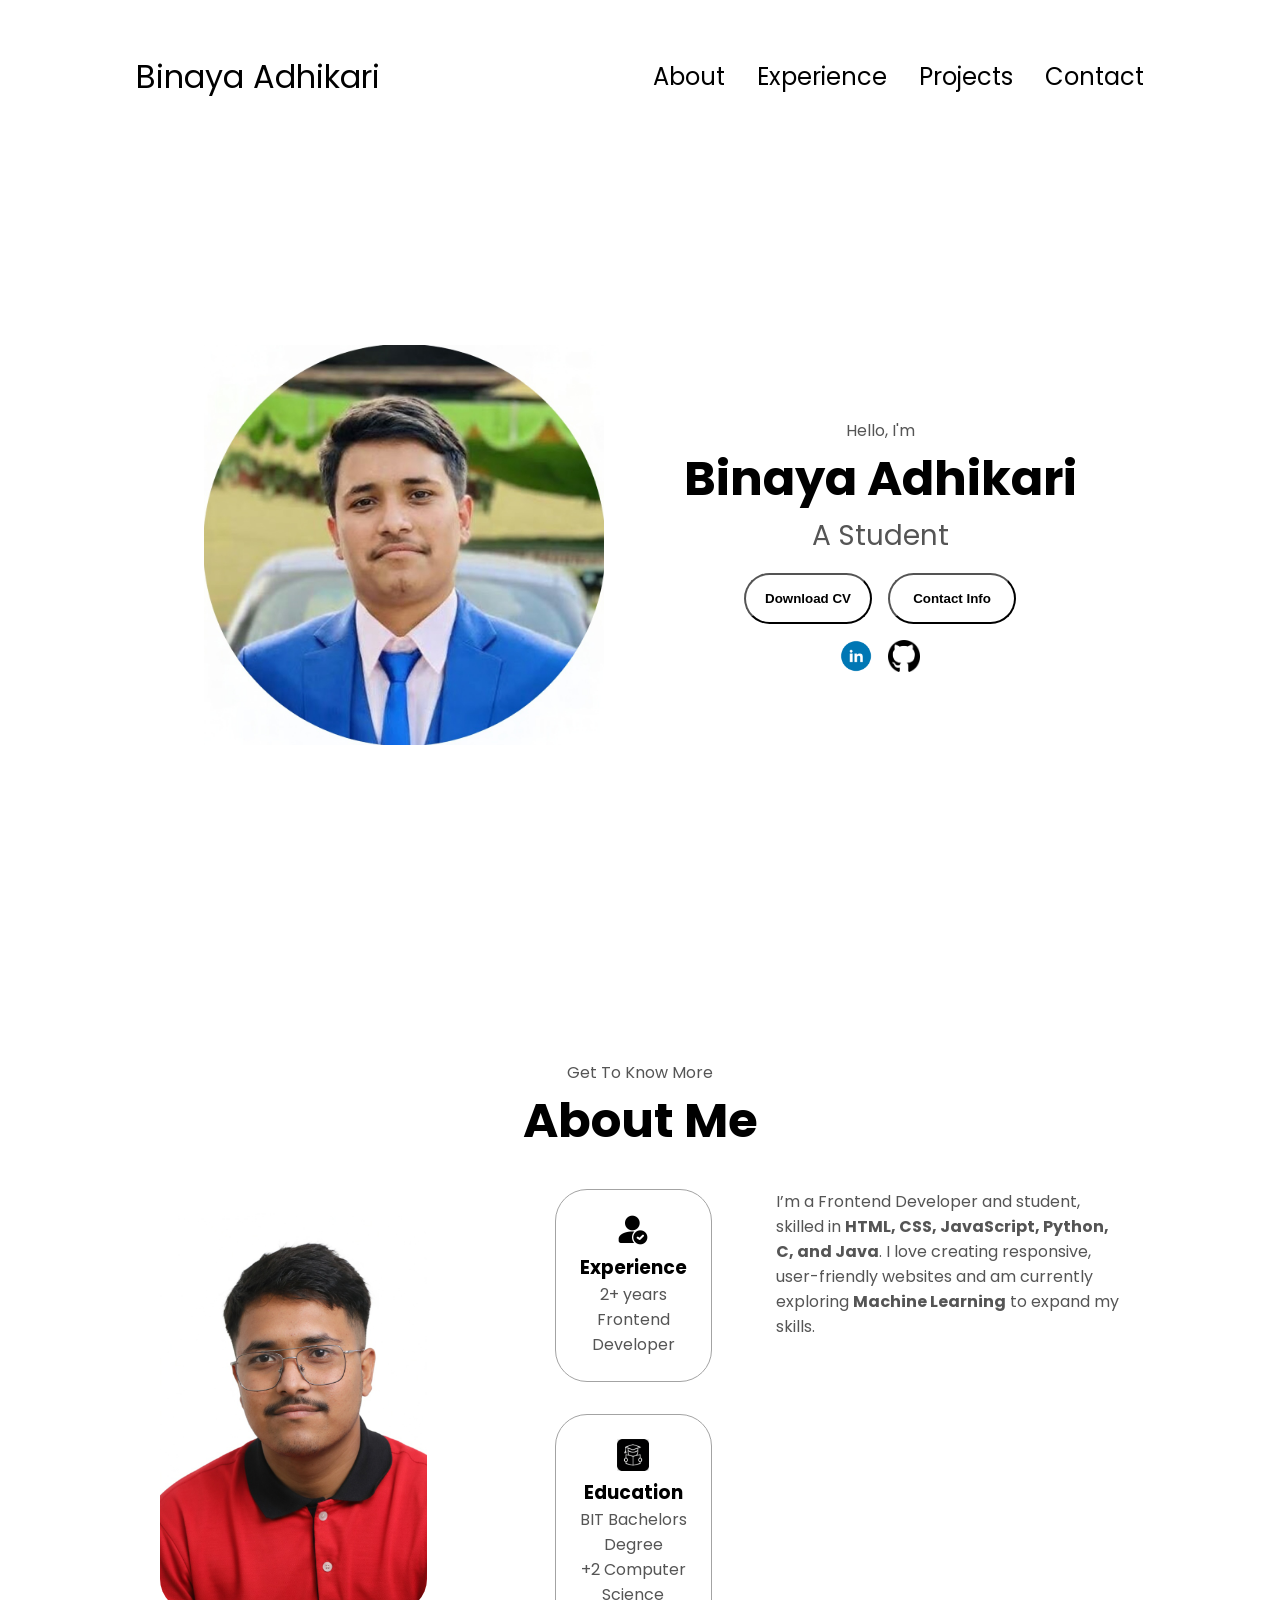
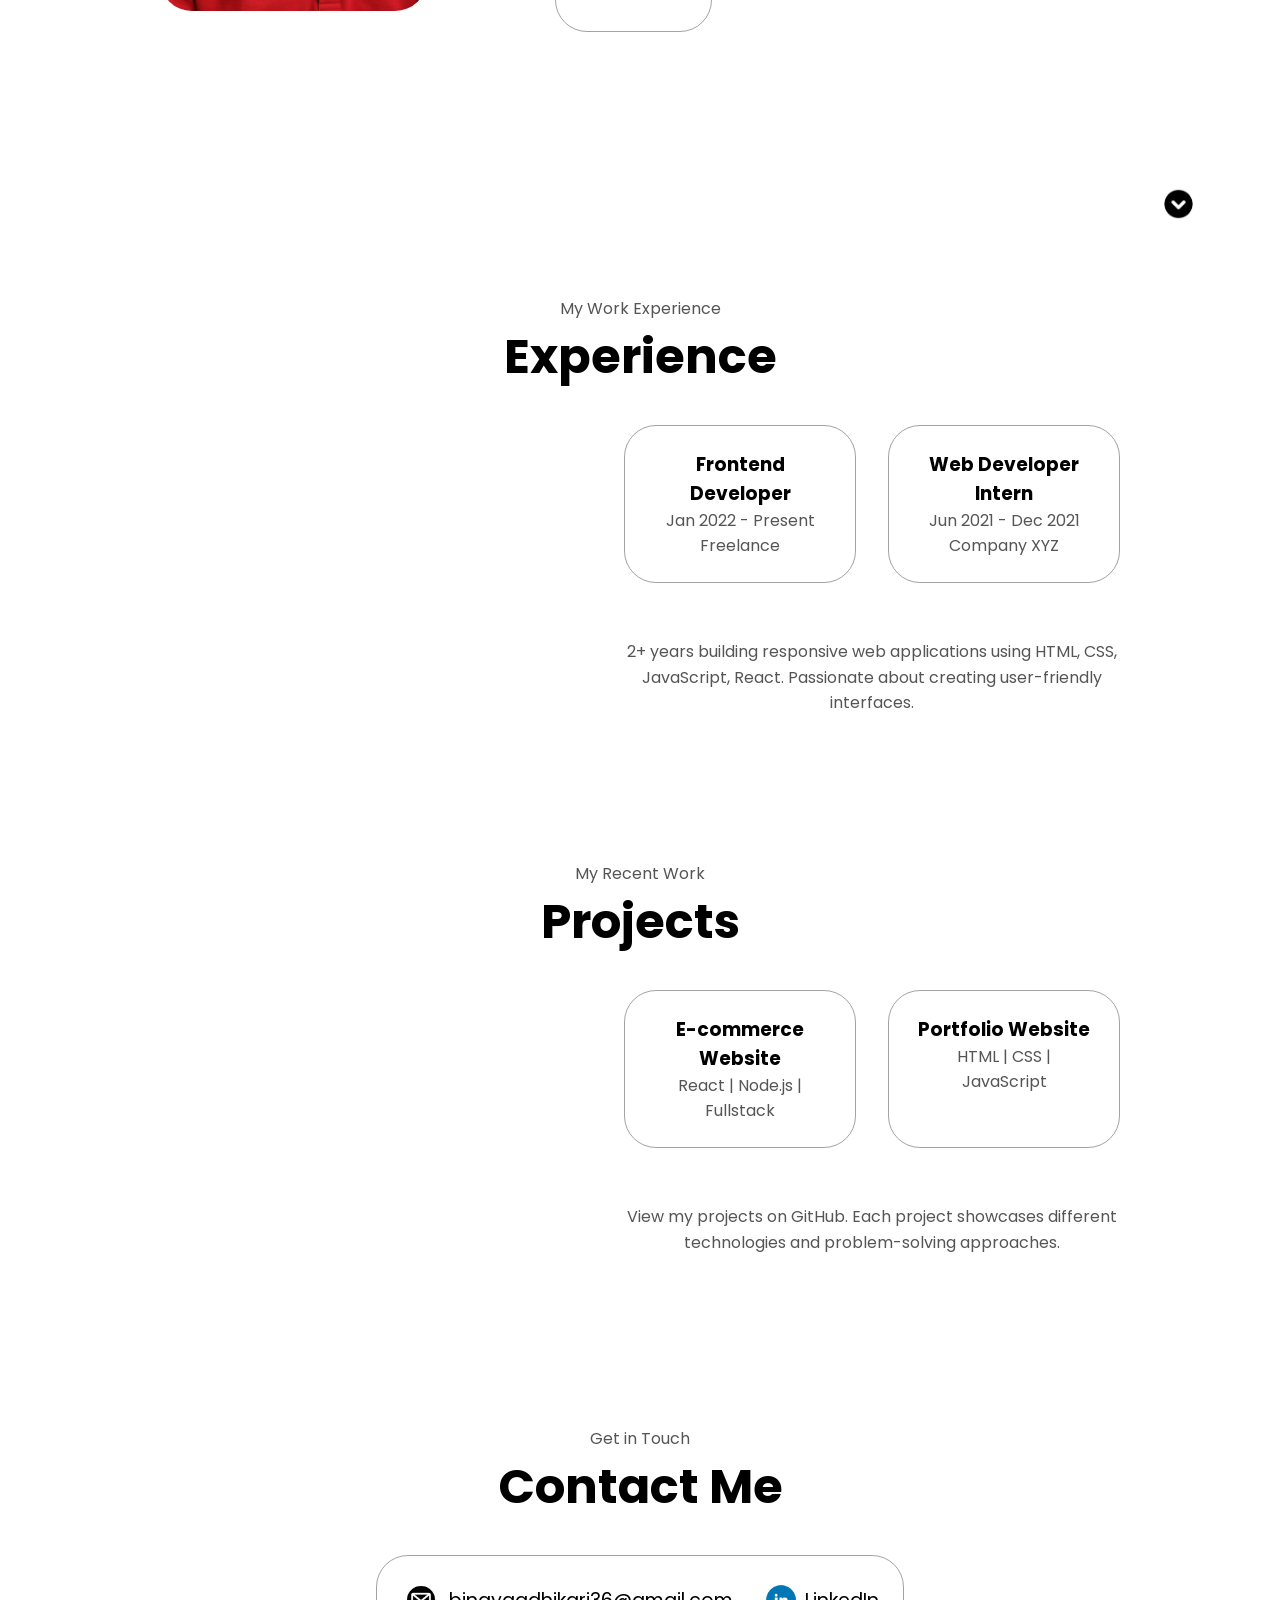
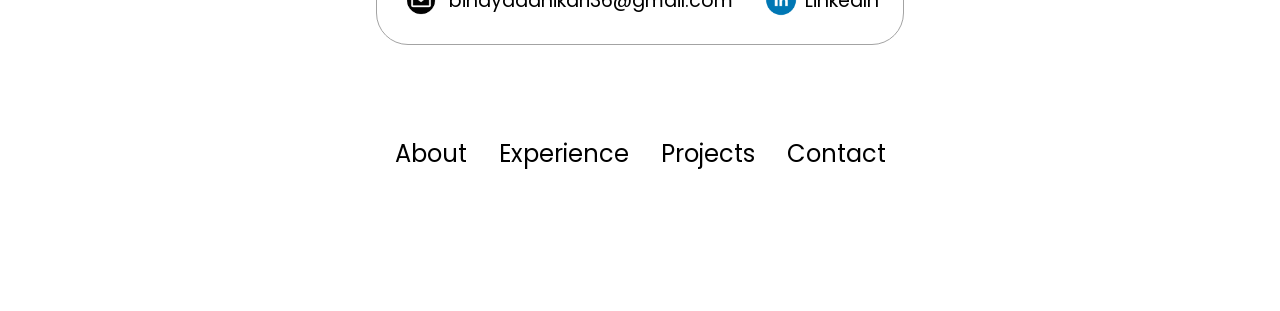
<file: index.html>
<!DOCTYPE html>
<!-- START: Document Head -->
<html lang="en">
<head>
    <meta charset="UTF-8">
    <meta name="viewport" content="width=device-width, initial-scale=1.0">
    <title>portfolio</title>
    <link rel="stylesheet" href="portfolio.css">
    <link rel="stylesheet" href="mediaquaries.css">
</head>
<!-- END: Document Head -->

<!-- START: Navigation Section -->
<body>
    <nav id="desktop-nav">
<div class="logo">Binaya Adhikari</div>
<div>
    <ul class="nav-links">
        <li><a href="#about">About</a></li>
        <li><a href="#experience">Experience</a></li>
        <li><a href="#projects">Projects</a></li>
        <li><a href="#contact">Contact</a></li>
    </ul>
</div>
    </nav>
    <nav id="hamburger-nav">
        <div class="logo">Binaya Adhikari</div>
        <div class="hamburger-menu">
            <div class="hamburger-icon" onclick="toggleMenu()">
                <span></span>
                <span></span>
                <span></span>
            </div>
            <div class="menu-links">
        <li><a href="#about" onclick="toggleMenu()">About</a></li>
        <li><a href="#experience" onclick="toggleMenu()">Experience</a></li>
        <li><a href="#projects" onclick="toggleMenu()">Projects</a></li>
        <li><a href="#contact" onclick="toggleMenu()">Contact</a></li>
            </div>
        </div>
    </nav>
<!-- END: Navigation Section -->

<!-- START: Profile/Hero Section -->
    <section id="profile">
        <div class="section__pic-container">
            <img src="assets/profilepicture.jpeg" alt="Binaya adhikari profile picture">
        </div>
        <div class="section__text">
            <p class="section__text__p1">Hello, I'm</p>
            <h1 class="title">Binaya Adhikari </h1>
            <p class="section__text__p2">A Student</p>
            <div class="btn-container">
                <button 
                class="btn btn-color-2"
                onclick="window.open('./Pdf/Cv.pdf')"
                >
                Download CV</button>
                <button 
                class="btn btn-color-1"
                onclick="location.href='./#contact'">
                Contact Info
            </button>
            </div>
            <div id="socials-container">
                <img src="assets/linkedinlogo.jpeg" 
                alt="My linkedin profile"
                class="icon" 
onclick="location.href='https://www.linkedin.com/in/binaya-adhikari-322a36301?utm_source=share_via&utm_content=profile&utm_medium=member_android'"
                />
                   <img src="assets/githublogo.jpeg" 
                   alt="My Github profile"
                class="icon" 
onclick="location.href='https://github.com/BinayaDev'"
                />
            </div>
        </div>
    </section>
<!-- END: Profile/Hero Section -->

<!-- START: About Section -->
    <section id="about">
        <p class="section__text__p1">Get To Know More</p>
        <h1 class="title">About Me</h1>
        <div class="section-container">
            <div class="section__pic-container">
             <img src="assets/picture2.jpeg"
              alt="profile picture"
              class="about-pic"
              />
              </div>
        <div class="about-details-container">
        </div>

            <div class="about-containers">

                <div class="details-container">
                    <img src="assets/experience icon.jpg" 
                    alt="Experience icon"
                    class="icon"
                    />
                    <h3>Experience</h3>
                    <p>2+ years <br />Frontend Developer</p>
                </div>
<div class="details-container">
    <img src="assets/education icon.jpg" alt="Education icon" class="icon"/>
    <h3>Education</h3>
    <p>BIT Bachelors Degree <br />+2 Computer Science</p>
</div>
                </div>
                <div class="text-container">
                    <p>
                        I’m a Frontend Developer and student, skilled in <strong>HTML, CSS, JavaScript, Python, C, and Java</strong>. I love creating responsive, user-friendly websites and am currently exploring <strong>Machine Learning</strong> to expand my skills.
                    </p>
                </div>
            </div>
        </div>
       <img src="assets/arrow icon.jpg" 
       alt="Arrow icon"
       class="icon arrow"
       onclick="location.href='./#experience'"
       />
    </section>
<!-- END: About Section -->

<!-- START: Experience Section -->
    <section id="experience">
        <p class="section__text__p1">My Work Experience</p>
        <h1 class="title">Experience</h1>
        <div class="section-container">
            <div class="section__pic-container">
                <!--need to add experience-->
                <div class="about-pic-placeholder"></div>
            </div>
            <div class="about-details-container">
                <div class="about-containers">
                    <div class="details-container">
                        <h3>Frontend Developer</h3>
                        <p>Jan 2022 - Present<br>Freelance</p>
                    </div>
                    <div class="details-container">
                        <h3>Web Developer Intern</h3>
                        <p>Jun 2021 - Dec 2021<br>Company XYZ</p>
                    </div>
                </div>
                <div class="text-container">
                    <p>2+ years building responsive web applications using HTML, CSS, JavaScript, React. Passionate about creating user-friendly interfaces.</p>
                </div>
            </div>
        </div>
        <img src="assets/arrow icon.jpg" 
             alt="Arrow icon"
             class="icon arrow"
             onclick="location.href='./#projects'"/>
    </section>
<!-- END: Experience Section -->

<!-- START: Projects Section -->
    <section id="projects">
        <p class="section__text__p1">My Recent Work</p>
        <h1 class="title">Projects</h1>
        <div class="section-container">
            <div class="section__pic-container">
                <!-- need to add projects -->
                <div class="about-pic-placeholder"></div>
            </div>
            <div class="about-details-container">
                <div class="about-containers">
                    <div class="details-container">
                        <h3>E-commerce Website</h3>
                        <p>React | Node.js | Fullstack</p>
                    </div>
                    <div class="details-container">
                        <h3>Portfolio Website</h3>
                        <p>HTML | CSS | JavaScript</p>
                    </div>
                </div>
                <div class="text-container">
                    <p>View my projects on GitHub. Each project showcases different technologies and problem-solving approaches.</p>
                </div>
            </div>
        </div>
        <img src="assets/arrow icon.jpg" 
             alt="Arrow icon"
             class="icon arrow"
             onclick="location.href='./#contact'"/>
    </section>
<!-- END: Projects Section -->

<!-- START: Contact Section -->
    <section id="contact">
<p class="section__text__p1">Get in Touch</p>
      <h1 class="title">Contact Me</h1>
      <div class="contact-info-upper-container">
        <div class="contact-info-container">
          <img
            src="assets/email icon.jpg"
            alt="Email icon"
            class="icon contact-icon email-icon"
          />
          <p><a href="mailto:binaya36@gmail.com">binayaadhikari36@gmail.com</a></p>
        </div>
        <div class="contact-info-container">
          <img
            src="assets/linkedinlogo.jpeg"
            alt="LinkedIn icon"
            class="icon contact-icon"
          />
          <p><a href="https://www.linkedin.com/in/binaya-adhikari-322a36301?utm_source=share_via&utm_content=profile&utm_medium=member_android'">LinkedIn</a></p>
        </div>
      </div>
    </section>
<!-- END: Contact Section -->

<!-- START: Footer Section -->
    <footer>
      <nav>
        <div class="nav-links-container">
          <ul class="nav-links">
            <li><a href="#about">About</a></li>
            <li><a href="#experience">Experience</a></li>
            <li><a href="#projects">Projects</a></li>
            <li><a href="#contact">Contact</a></li>
          </ul>
        </div>
      </nav>
    </footer>
<!-- END: Footer Section -->

<!-- START: Scripts -->
    <script src="portfolio.js"></script>
<!-- END: Scripts -->
</body>
</html>
</file>
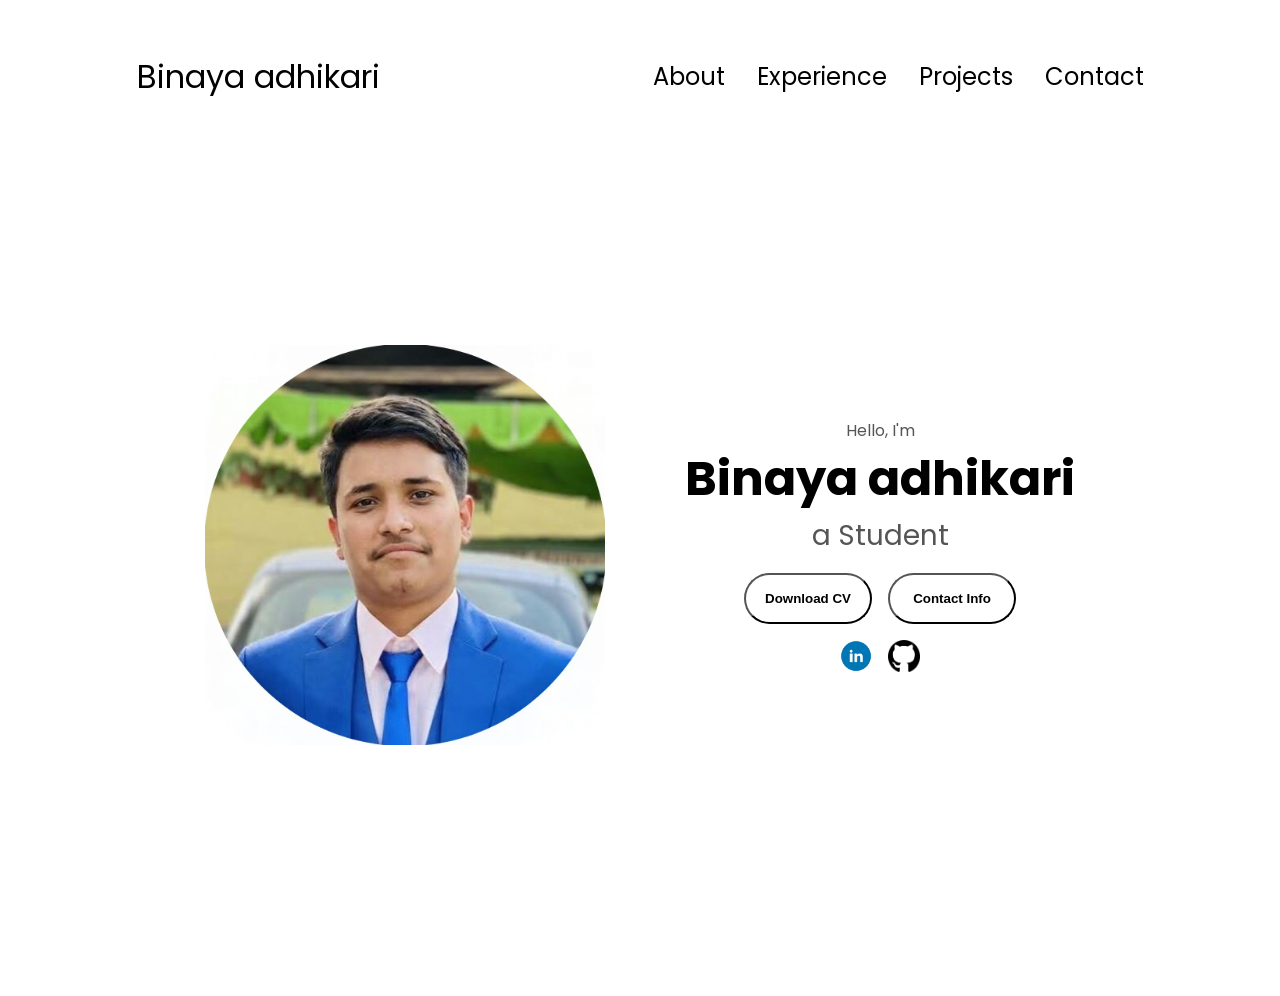
<file: portfolio.html>
<!DOCTYPE html>
<html lang="en">
<head>
    <meta charset="UTF-8">
    <meta name="viewport" content="width=device-width, initial-scale=1.0">
    <title>portfolio</title>
    <link rel="stylesheet" href="portfolio.css">
    <link rel="stylesheet" href="mediaquaries.css">
</head>
<body>
    <nav id="desktop-nav">
<div class="logo">Binaya adhikari</div>
<div>
    <ul class="nav-links">
        <li><a href="#about">About</a></li>
        <li><a href="#experience">Experience</a></li>
        <li><a href="#projects">Projects</a></li>
        <li><a href="#contact">Contact</a></li>
    </ul>
</div>
    </nav>
    <nav id="hamburger-nav">
        <div class="logo">Binaya adhikari</div>
        <div class="hamburger-menu">
            <div class="hamburger-icon" onclick="toggleMenu()">
                <span></span>
                <span></span>
                <span></span>
            </div>
            <div class="menu-links">
        <li><a href="#about" onclick="toggleMenu()">About</a></li>
        <li><a href="#experience" onclick="toggleMenu()">Experience</a></li>
        <li><a href="#projects" onclick="toggleMenu()">Projects</a></li>
        <li><a href="#contact" onclick="toggleMenu()">Contact</a></li>
            </div>
        </div>
    </nav>
    <section id="profile">
        <div class="section__pic-container">
            <img src="/assets/profile picture.jpeg" alt="Binaya adhikari profile picture">
        </div>
        <div class="section__text">
            <p class="section__text__p1">Hello, I'm</p>
            <h1 class="title">Binaya adhikari </h1>
            <p class="section__text__p2">a Student</p>
            <div class="btn-container">
                <button 
                class="btn btn-color-2"
                onclick="window.open('./Pdf/Cv.pdf')"
                >
                Download CV</button>
                <button 
                class="btn btn-color-1"
                onclick="location.href='./#contact'">
                Contact Info
            </button>
            </div>
            <div id="socials-container">
                <img src="./assets/linkedinlogo.jpeg" 
                alt="My linkedin profile"
                class="icon" 
                onclick="location.href='https://www.linkedin.com/in/binaya-adhikari-322a36301?utm_source=share_via&utm_content=profile&utm_medium=member_android' " 
                />
                   <img src="./assets/githublogo.jpeg" 
                   alt="My Github profile"
                class="icon" 
                onclick="location.href='https://github.com/BinayaDev' " 
                />
            </div>
        </div>
    </section>

    <script src="portfolio.js"></script>
</body>
</html>
</file>
<file: portfolio.css>
/* GENERAL */
@import url('https://fonts.googleapis.com/css2?family=Poppins:wght@300;400;500;600&display=swap');

*{
    margin: 0;
    padding: 0;
}

body {
    font-family: 'poppins', sans-serif;
    overflow-x: hidden;
}
html {
    scroll-behavior: smooth;
}
p {
  color: rgb(85, 85,85);
}

/* TRANSITION */

a,
.btn {
    transition: all 300s ease;
}

/* DESKTOP NAV */

nav,
.nav-links {
    display: flex;
}
nav {
    justify-content: space-around;
    align-items: center;
    height: 17vh;
}
.nav-links{
    gap: 2rem;
    list-style: none;
    font-size: 1.5rem;
}

a {
    color: black;
    text-decoration: none;
    text-decoration-color:white ;
}

a:hover{
    color: gray;
    text-decoration: underline;
    text-underline-offset: 1rem;
    text-decoration-color: rgb(181, 181, 181);
}
.logo{
    font-size: 2rem;
}
.logo:hover{
    cursor: default;
}
/* HAMBURGER MENU */
#hamburger-nav {
    display: none;
}
.hamburger-icon {
    display: flex;
    flex-direction: column;
    justify-content: space-between;
    height: 24px;
    width: 30px;
    cursor: pointer;
}

.hamburger-icon span{
    width: 100%;
    height: 2px;
    background-color: black;
    transition: all 0.3s ease-in-out;
}

.menu-links {
    position: absolute;
    top: 100%;
    right: 0;
    background-color: white;
    width: fit-content;
    max-height: 0;
    overflow: hidden;
    transition:all 0.3s ease-in-out;
}
.menu-links a{
    display: block;
    padding: 10px;
    text-align: center;
    font-size: 1.5rem;
    color: black;
    text-decoration: none;
    transition: all 0.3s ease-in-out;
}

.menu-links li{
    list-style: none;
}

.menu-links.open {
    max-height: 300px;
}

.hamburger-icon.open span:first-child{
    transform: rotate(45deg) translate(10px, 5px);
}


.hamburger-icon.open span:nth-child(2){
    opacity: 0;
}


.hamburger-icon.open span:last-child{
    transform: rotate(-45deg) translate(10px, -5px);
}
.hamburger-menu {
    position: relative;
}
.hamburger-icon span {
    border-radius: 2px;
}

/* SECTION */ 

section{
    padding-top: 4vh ;
    height: 96vh;
    margin: 0 10rem;
    box-sizing: border-box;
    min-height: fit-content;
}

.section-container {
    display: flex;
    /* align-items: center;
    gap: 4rem;
    margin-top: 2rem; */
}

/* PROFILE SECTION */

#profile {
    display: flex;
    justify-content: center;
    gap: 5rem;
    height: 80vh;
}

.section__pic-container {
    display: flex;
    height: 400px;
    width: 400px;
    margin: auto 0;
}

.section__text{
    align-self: center;
    text-align: center;
}
.section__text__p {
    font-weight: 600;
}

.section__text__p1 {
 text-align: center;
}

.section__text__p2 {
    font-size: 1.75rem;
    margin-bottom: 1rem;
}

.title {
    font-size: 3rem;
    text-align: center;
}

#socials-container {
    display: flex;
    justify-content: center;
    margin-top: 1rem;
    gap: 1rem;
}

/* ICONS */

.icon {
    cursor: pointer;
    height: 2rem;
}

/* BUTTONS */

.btn-container {
    display: flex;
    justify-content: center;
    gap: 1rem;
}

.btn{
    font-weight: 600;
    transition: all 300s ease;
    padding: 1rem;
    width: 8rem;
    border-radius: 2rem;
}

.btn-color-1:hover,
.btn-color-2:hover {
background: rgb(53, 53,53);
color: white;
}
.btn-color-1 {
    background: none;
}

.btn-color-1:hover {
    background: rgb(0, 0, 0);
}

.btn-color-2 {
    background: none;
}
.btn-color-2:hover {
     background: rgb(255,255, 255) 0.1rem solid;
}

.btn-container{
    gap: 1rem;
}

/* ABOUT SECTION */

#about {
    position: relative;
    padding: 4rem 0;
}

.about-containers {
    display: flex;
    gap: 2rem;
    flex-wrap: wrap;
}

.about-details-container {
    display: flex;

    .text-container {
        margin-top: 1.5rem;
        text-align: center;
        font-size: 1rem;
        line-height: 1.6;
        color: #333;
        max-width: 600px;
        margin-left: auto;
        margin-right: auto;
    }

    .text-container p strong {
        color: lightskyblue;
    }
   /* justify-content: center; */
    flex-direction: column;
    gap: 2rem;
    flex: 1;
}

.about-containers, .about-details-container{
    display: flex;
}

.about-pic {
    border-radius: 2rem;
}

.arrow {
    position: absolute;
    right: -5rem;
    bottom: 2.5rem;
}

.details-container{
    padding: 1.5rem;
    flex: 1;
    background: white;
    border-radius: 2rem;
    border: rgb(53, 53,53) 0.1rem solid;
    border-color: rgb(163, 163, 163);
    text-align: center;
}

.section-container{
    display: flex;
    align-items: flex-start;
    gap: 4rem;
    margin-top: 2rem;
}

.section__pic-container{
    height: 400px;
    width: 400px;
    margin: auto 0;
}

/* contact */
#experience, #projects, #contact {
  display: flex;
  justify-content: center;
  flex-direction: column;
  height: fit-content;
}

.contact-info-upper-container {
  display: flex;
  justify-content: center;
  border-radius: 2rem;
  border: rgb(53, 53, 53) 0.1rem solid;
  border-color: rgb(163, 163, 163);
  background: (250, 250, 250);
  margin: 2rem auto;
  padding: 0.5rem;
}

.contact-info-container {
  display: flex;
  align-items: center;
  justify-content: center;
  gap: 0.5rem;
  margin: 1rem;
}

.contact-info-container p {
  font-size: larger;
}

.contact-icon {
  cursor: default;
}

.email-icon {
  height: 2.5rem;
}

/* FOOTER SECTION */

footer {
  height: 26vh;
  margin: 0 1rem;
}

footer p {
  text-align: center;
}
</file>
<file: mediaquaries.css>
@media screen and (max-width: 1400px) {
  #profile {
    height: 83vh;
    margin-bottom: 6rem;
  }
  .about-containers {
    flex-wrap: wrap;
  }
  #contact,
  #projects {
    height: fit-content;
  }
}

@media screen and (max-width: 1200px) {
  #desktop-nav {
    display: none;
  }
  #hamburger-nav {
    display: flex;
    justify-content: space-between;
    padding: 1rem;
  }
  #experience,
  .experience-details-container {
    margin-top: 2rem;
  }
  #profile,
  .section-container {
    display: block;
  }
  .arrow {
    display: none;
  }
  section,
  .section-container {
    height: fit-content;
  }
  section {
    margin: 0 5%;
  }
  .section__pic-container {
    width: 275px;
    height: 275px;
    margin: 0 auto 2rem;
  }
  .about-containers {
    margin-top: 0;
  }
}

@media screen and (max-width: 600px) {
  #contact,
  footer {
    height: 40vh;
  }
  #profile {
    height: 83vh;
    margin-bottom: 0;
  }
  article {
    font-size: 1rem;
  }
  footer nav {
    height: fit-content;
    margin-bottom: 2rem;
  }
  .about-containers,
  .contact-info-upper-container,
  .btn-container {
    flex-wrap: wrap;
  }
  .contact-info-container {
    margin: 0;
  }
  .contact-info-container p,
  .nav-links li a {
    font-size: 1rem;
  }
  .experience-sub-title {
    font-size: 1.25rem;
  }
  .logo {
    font-size: 1.5rem;
  }
  .nav-links {
    flex-direction: column;
    gap: 0.5rem;
    text-align: center;
  }
  .section__pic-container {
    width: auto;
    height: 46vw;
    justify-content: center;
  }
  .section_text_p2 {
    font-size: 1.25rem;
  }
  .title {
    font-size: 2rem;
  }
  .text-container {
    text-align: justify;
  }
}
</file>
